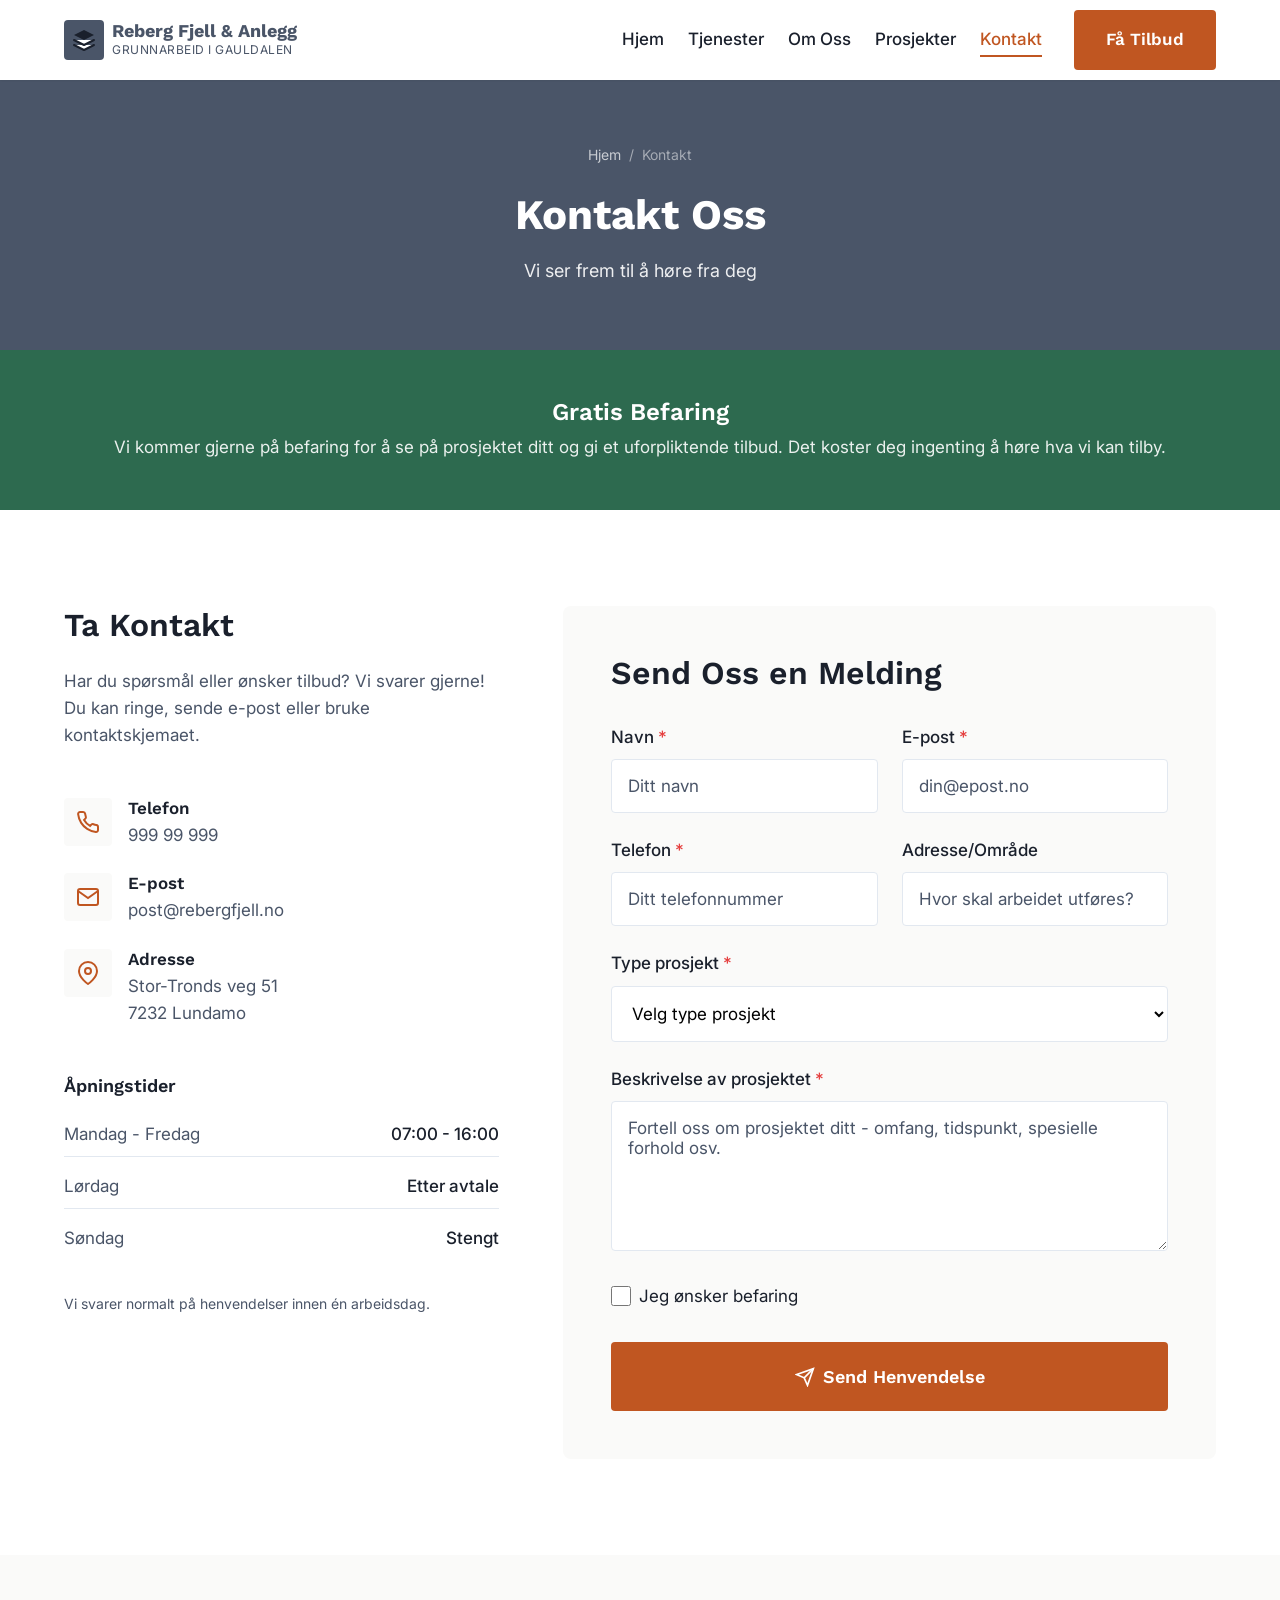
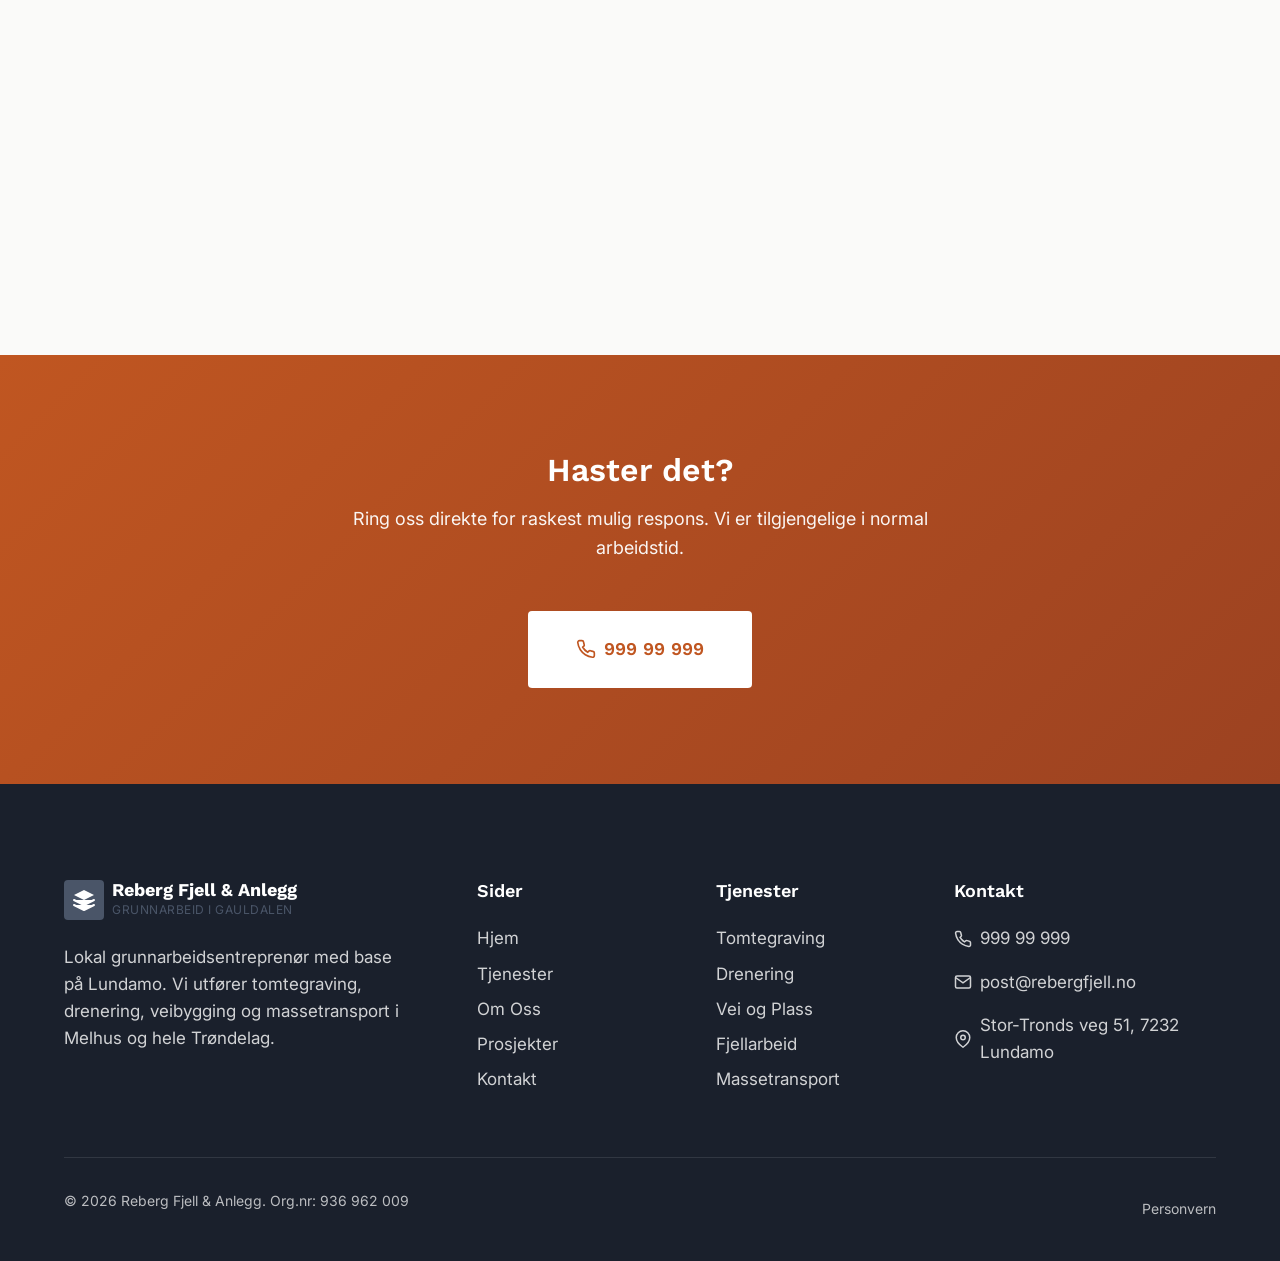
<file: kontakt.html>
<!DOCTYPE html>
<html lang="nb-NO">
<head>
    <meta charset="UTF-8">
    <meta name="viewport" content="width=device-width, initial-scale=1.0">
    <meta http-equiv="X-UA-Compatible" content="IE=edge">

    <!-- SEO Meta Tags -->
    <title>Kontakt Graveentreprenør Melhus | Gratis Tilbud | Reberg Fjell & Anlegg</title>
    <meta name="description" content="Kontakt oss for grunnarbeid i Gauldalen. Gratis befaring og uforpliktende tilbud. Ring eller send melding!">
    <meta name="keywords" content="kontakt graveentreprenør, grunnarbeid tilbud melhus, befaring graving, entreprenør kontakt gauldalen">
    <meta name="author" content="Reberg Fjell & Anlegg">
    <meta name="robots" content="index, follow">

    <!-- Open Graph -->
    <meta property="og:title" content="Kontakt Oss - Reberg Fjell & Anlegg">
    <meta property="og:description" content="Kontakt oss for grunnarbeid i Gauldalen. Gratis befaring og tilbud.">
    <meta property="og:type" content="website">
    <meta property="og:url" content="https://rebergfjell.no/kontakt">
    <meta property="og:locale" content="nb_NO">

    <!-- Favicon -->
    <link rel="icon" type="image/x-icon" href="favicon.ico">

    <!-- Google Fonts -->
    <link rel="preconnect" href="https://fonts.googleapis.com">
    <link rel="preconnect" href="https://fonts.gstatic.com" crossorigin>
    <link href="https://fonts.googleapis.com/css2?family=Inter:wght@400;500;600&family=Work+Sans:wght@500;600;700&display=swap" rel="stylesheet">

    <!-- Stylesheets -->
    <link rel="stylesheet" href="css/style.css">
    <link rel="stylesheet" href="css/responsive.css">
</head>
<body>
    <!-- Header -->
    <header class="header" id="header">
        <div class="container">
            <a href="index.html" class="logo">
                <div class="logo-icon">
                    <svg viewBox="0 0 24 24" fill="none" xmlns="http://www.w3.org/2000/svg">
                        <path d="M12 2L2 7L12 12L22 7L12 2Z" fill="currentColor"/>
                        <path d="M2 17L12 22L22 17" stroke="currentColor" stroke-width="2" stroke-linecap="round" stroke-linejoin="round"/>
                        <path d="M2 12L12 17L22 12" stroke="currentColor" stroke-width="2" stroke-linecap="round" stroke-linejoin="round"/>
                    </svg>
                </div>
                <div class="logo-text">
                    <span class="logo-name">Reberg Fjell & Anlegg</span>
                    <span class="logo-tagline">Grunnarbeid i Gauldalen</span>
                </div>
            </a>

            <nav class="nav" id="nav">
                <ul class="nav-list">
                    <li><a href="index.html" class="nav-link">Hjem</a></li>
                    <li><a href="tjenester.html" class="nav-link">Tjenester</a></li>
                    <li><a href="om-oss.html" class="nav-link">Om Oss</a></li>
                    <li><a href="prosjekter.html" class="nav-link">Prosjekter</a></li>
                    <li><a href="kontakt.html" class="nav-link active">Kontakt</a></li>
                </ul>
                <a href="kontakt.html" class="btn btn--primary nav-cta">Få Tilbud</a>
            </nav>

            <button class="menu-toggle" id="menuToggle" aria-label="Meny">
                <span></span>
                <span></span>
                <span></span>
            </button>
        </div>
    </header>

    <!-- Page Header -->
    <section class="page-header">
        <div class="container">
            <nav class="breadcrumb">
                <a href="index.html">Hjem</a>
                <span>/</span>
                <span>Kontakt</span>
            </nav>
            <h1>Kontakt Oss</h1>
            <p>Vi ser frem til å høre fra deg</p>
        </div>
    </section>

    <!-- Quote Banner -->
    <section class="quote-banner">
        <div class="container">
            <h3>Gratis Befaring</h3>
            <p>Vi kommer gjerne på befaring for å se på prosjektet ditt og gi et uforpliktende tilbud. Det koster deg ingenting å høre hva vi kan tilby.</p>
        </div>
    </section>

    <!-- Contact Section -->
    <section class="contact-section">
        <div class="container">
            <div class="contact-grid">
                <!-- Contact Info -->
                <div class="contact-info">
                    <h2>Ta Kontakt</h2>
                    <p>Har du spørsmål eller ønsker tilbud? Vi svarer gjerne! Du kan ringe, sende e-post eller bruke kontaktskjemaet.</p>

                    <div class="contact-details">
                        <div class="contact-item">
                            <div class="contact-item-icon">
                                <svg viewBox="0 0 24 24" fill="none" stroke="currentColor" stroke-width="2">
                                    <path d="M22 16.92v3a2 2 0 0 1-2.18 2 19.79 19.79 0 0 1-8.63-3.07 19.5 19.5 0 0 1-6-6 19.79 19.79 0 0 1-3.07-8.67A2 2 0 0 1 4.11 2h3a2 2 0 0 1 2 1.72 12.84 12.84 0 0 0 .7 2.81 2 2 0 0 1-.45 2.11L8.09 9.91a16 16 0 0 0 6 6l1.27-1.27a2 2 0 0 1 2.11-.45 12.84 12.84 0 0 0 2.81.7A2 2 0 0 1 22 16.92z"/>
                                </svg>
                            </div>
                            <div class="contact-item-content">
                                <h4>Telefon</h4>
                                <a href="tel:+4799999999">999 99 999</a>
                            </div>
                        </div>

                        <div class="contact-item">
                            <div class="contact-item-icon">
                                <svg viewBox="0 0 24 24" fill="none" stroke="currentColor" stroke-width="2">
                                    <path d="M4 4h16c1.1 0 2 .9 2 2v12c0 1.1-.9 2-2 2H4c-1.1 0-2-.9-2-2V6c0-1.1.9-2 2-2z"/>
                                    <polyline points="22,6 12,13 2,6"/>
                                </svg>
                            </div>
                            <div class="contact-item-content">
                                <h4>E-post</h4>
                                <a href="mailto:post@rebergfjell.no">post@rebergfjell.no</a>
                            </div>
                        </div>

                        <div class="contact-item">
                            <div class="contact-item-icon">
                                <svg viewBox="0 0 24 24" fill="none" stroke="currentColor" stroke-width="2">
                                    <path d="M21 10c0 7-9 13-9 13s-9-6-9-13a9 9 0 0 1 18 0z"/>
                                    <circle cx="12" cy="10" r="3"/>
                                </svg>
                            </div>
                            <div class="contact-item-content">
                                <h4>Adresse</h4>
                                <p>Stor-Tronds veg 51<br>7232 Lundamo</p>
                            </div>
                        </div>
                    </div>

                    <div class="contact-hours">
                        <h3>Åpningstider</h3>
                        <div class="hours-list">
                            <div class="hours-item">
                                <span>Mandag - Fredag</span>
                                <span>07:00 - 16:00</span>
                            </div>
                            <div class="hours-item">
                                <span>Lørdag</span>
                                <span>Etter avtale</span>
                            </div>
                            <div class="hours-item">
                                <span>Søndag</span>
                                <span>Stengt</span>
                            </div>
                        </div>
                        <p class="mt-2" style="font-size: var(--text-sm); color: var(--color-text-light);">Vi svarer normalt på henvendelser innen én arbeidsdag.</p>
                    </div>
                </div>

                <!-- Contact Form -->
                <div class="contact-form-wrapper">
                    <h2>Send Oss en Melding</h2>

                    <!-- Form Messages -->
                    <div id="formSuccess" class="form-message success">
                        <strong>Takk for din henvendelse!</strong><br>
                        Vi har mottatt meldingen din og tar kontakt så snart som mulig - normalt innen én arbeidsdag. Haster det? Ring oss direkte.
                    </div>

                    <div id="formError" class="form-message error">
                        <strong>Noe gikk galt.</strong><br>
                        Vennligst prøv igjen eller kontakt oss direkte på telefon.
                    </div>

                    <form id="contactForm" class="contact-form">
                        <div class="form-row">
                            <div class="form-group">
                                <label for="name">Navn <span class="required">*</span></label>
                                <input type="text" id="name" name="name" class="form-control" placeholder="Ditt navn" required>
                            </div>
                            <div class="form-group">
                                <label for="email">E-post <span class="required">*</span></label>
                                <input type="email" id="email" name="email" class="form-control" placeholder="din@epost.no" required>
                            </div>
                        </div>

                        <div class="form-row">
                            <div class="form-group">
                                <label for="phone">Telefon <span class="required">*</span></label>
                                <input type="tel" id="phone" name="phone" class="form-control" placeholder="Ditt telefonnummer" required>
                            </div>
                            <div class="form-group">
                                <label for="address">Adresse/Område</label>
                                <input type="text" id="address" name="address" class="form-control" placeholder="Hvor skal arbeidet utføres?">
                            </div>
                        </div>

                        <div class="form-group">
                            <label for="projectType">Type prosjekt <span class="required">*</span></label>
                            <select id="projectType" name="projectType" class="form-control" required>
                                <option value="">Velg type prosjekt</option>
                                <option value="tomtegraving">Tomtegraving</option>
                                <option value="drenering">Drenering/Grøftearbeid</option>
                                <option value="vei">Vei/Gårdsplass</option>
                                <option value="fjellarbeid">Fjellarbeid</option>
                                <option value="massetransport">Massetransport</option>
                                <option value="vedlikehold">Vedlikehold/Brøyting</option>
                                <option value="annet">Annet</option>
                            </select>
                        </div>

                        <div class="form-group">
                            <label for="description">Beskrivelse av prosjektet <span class="required">*</span></label>
                            <textarea id="description" name="description" class="form-control" placeholder="Fortell oss om prosjektet ditt - omfang, tidspunkt, spesielle forhold osv." required></textarea>
                        </div>

                        <div class="form-group">
                            <div class="checkbox-group">
                                <input type="checkbox" id="siteVisit" name="siteVisit">
                                <label for="siteVisit">Jeg ønsker befaring</label>
                            </div>
                        </div>

                        <div class="form-submit">
                            <button type="submit" class="btn btn--primary btn--large btn--full">
                                <svg viewBox="0 0 24 24" fill="none" stroke="currentColor" stroke-width="2" style="width:20px;height:20px;">
                                    <line x1="22" y1="2" x2="11" y2="13"/>
                                    <polygon points="22 2 15 22 11 13 2 9 22 2"/>
                                </svg>
                                Send Henvendelse
                            </button>
                        </div>
                    </form>
                </div>
            </div>
        </div>
    </section>

    <!-- Map Section -->
    <section class="map-section">
        <iframe
            src="https://www.google.com/maps/embed?pb=!1m18!1m12!1m3!1d14216.742858742858!2d10.3567!3d63.1892!2m3!1f0!2f0!3f0!3m2!1i1024!2i768!4f13.1!3m3!1m2!1s0x466d0e9b9c8b1b1b%3A0x1234567890abcdef!2s7232%20Lundamo!5e0!3m2!1sno!2sno!4v1234567890"
            width="100%"
            height="100%"
            style="border:0;"
            allowfullscreen=""
            loading="lazy"
            referrerpolicy="no-referrer-when-downgrade"
            title="Kart over Lundamo">
        </iframe>
    </section>

    <!-- CTA Section -->
    <section class="cta">
        <div class="container">
            <h2>Haster det?</h2>
            <p>Ring oss direkte for raskest mulig respons. Vi er tilgjengelige i normal arbeidstid.</p>
            <div class="cta-buttons">
                <a href="tel:+4799999999" class="btn btn--white btn--large">
                    <svg viewBox="0 0 24 24" fill="none" stroke="currentColor" stroke-width="2" style="width:20px;height:20px;">
                        <path d="M22 16.92v3a2 2 0 0 1-2.18 2 19.79 19.79 0 0 1-8.63-3.07 19.5 19.5 0 0 1-6-6 19.79 19.79 0 0 1-3.07-8.67A2 2 0 0 1 4.11 2h3a2 2 0 0 1 2 1.72 12.84 12.84 0 0 0 .7 2.81 2 2 0 0 1-.45 2.11L8.09 9.91a16 16 0 0 0 6 6l1.27-1.27a2 2 0 0 1 2.11-.45 12.84 12.84 0 0 0 2.81.7A2 2 0 0 1 22 16.92z"/>
                    </svg>
                    999 99 999
                </a>
            </div>
        </div>
    </section>

    <!-- Footer -->
    <footer class="footer">
        <div class="container">
            <div class="footer-grid">
                <div class="footer-brand">
                    <a href="index.html" class="logo">
                        <div class="logo-icon">
                            <svg viewBox="0 0 24 24" fill="none" xmlns="http://www.w3.org/2000/svg">
                                <path d="M12 2L2 7L12 12L22 7L12 2Z" fill="currentColor"/>
                                <path d="M2 17L12 22L22 17" stroke="currentColor" stroke-width="2" stroke-linecap="round" stroke-linejoin="round"/>
                                <path d="M2 12L12 17L22 12" stroke="currentColor" stroke-width="2" stroke-linecap="round" stroke-linejoin="round"/>
                            </svg>
                        </div>
                        <div class="logo-text">
                            <span class="logo-name">Reberg Fjell & Anlegg</span>
                            <span class="logo-tagline">Grunnarbeid i Gauldalen</span>
                        </div>
                    </a>
                    <p>Lokal grunnarbeidsentreprenør med base på Lundamo. Vi utfører tomtegraving, drenering, veibygging og massetransport i Melhus og hele Trøndelag.</p>
                </div>

                <div class="footer-nav">
                    <h4>Sider</h4>
                    <ul class="footer-links">
                        <li><a href="index.html">Hjem</a></li>
                        <li><a href="tjenester.html">Tjenester</a></li>
                        <li><a href="om-oss.html">Om Oss</a></li>
                        <li><a href="prosjekter.html">Prosjekter</a></li>
                        <li><a href="kontakt.html">Kontakt</a></li>
                    </ul>
                </div>

                <div class="footer-services">
                    <h4>Tjenester</h4>
                    <ul class="footer-links">
                        <li><a href="tjenester.html#tomtegraving">Tomtegraving</a></li>
                        <li><a href="tjenester.html#drenering">Drenering</a></li>
                        <li><a href="tjenester.html#vei">Vei og Plass</a></li>
                        <li><a href="tjenester.html#fjellarbeid">Fjellarbeid</a></li>
                        <li><a href="tjenester.html#massetransport">Massetransport</a></li>
                    </ul>
                </div>

                <div class="footer-contact-info">
                    <h4>Kontakt</h4>
                    <div class="footer-contact">
                        <div class="footer-contact-item">
                            <svg viewBox="0 0 24 24" fill="none" stroke="currentColor" stroke-width="2">
                                <path d="M22 16.92v3a2 2 0 0 1-2.18 2 19.79 19.79 0 0 1-8.63-3.07 19.5 19.5 0 0 1-6-6 19.79 19.79 0 0 1-3.07-8.67A2 2 0 0 1 4.11 2h3a2 2 0 0 1 2 1.72 12.84 12.84 0 0 0 .7 2.81 2 2 0 0 1-.45 2.11L8.09 9.91a16 16 0 0 0 6 6l1.27-1.27a2 2 0 0 1 2.11-.45 12.84 12.84 0 0 0 2.81.7A2 2 0 0 1 22 16.92z"/>
                            </svg>
                            <a href="tel:+4799999999">999 99 999</a>
                        </div>
                        <div class="footer-contact-item">
                            <svg viewBox="0 0 24 24" fill="none" stroke="currentColor" stroke-width="2">
                                <path d="M4 4h16c1.1 0 2 .9 2 2v12c0 1.1-.9 2-2 2H4c-1.1 0-2-.9-2-2V6c0-1.1.9-2 2-2z"/>
                                <polyline points="22,6 12,13 2,6"/>
                            </svg>
                            <a href="mailto:post@rebergfjell.no">post@rebergfjell.no</a>
                        </div>
                        <div class="footer-contact-item">
                            <svg viewBox="0 0 24 24" fill="none" stroke="currentColor" stroke-width="2">
                                <path d="M21 10c0 7-9 13-9 13s-9-6-9-13a9 9 0 0 1 18 0z"/>
                                <circle cx="12" cy="10" r="3"/>
                            </svg>
                            <span>Stor-Tronds veg 51, 7232 Lundamo</span>
                        </div>
                    </div>
                </div>
            </div>

            <div class="footer-bottom">
                <p>&copy; 2026 Reberg Fjell & Anlegg. Org.nr: 936 962 009</p>
                <div class="footer-legal">
                    <a href="#">Personvern</a>
                </div>
            </div>
        </div>
    </footer>

    <!-- JavaScript -->
    <script src="js/main.js"></script>
</body>
</html>
</file>
<file: css/style.css>
/* ============================================
   Reberg Fjell & Anlegg - Main Stylesheet
   Grunnarbeid i Gauldalen
   ============================================ */

/* CSS Custom Properties */
:root {
    /* Colors */
    --color-primary: #4A5568;        /* Fjellgrå */
    --color-primary-dark: #2D3748;
    --color-primary-light: #718096;
    --color-secondary: #C05621;      /* Jord/Terrakotta */
    --color-secondary-dark: #9C4221;
    --color-secondary-light: #DD6B20;
    --color-accent: #2D6A4F;         /* Skoggrønn */
    --color-accent-dark: #1B4332;
    --color-accent-light: #40916C;
    --color-light: #FAFAF9;          /* Varm hvit */
    --color-text: #1A202C;           /* Mørk grå */
    --color-text-light: #4A5568;
    --color-white: #FFFFFF;
    --color-border: #E2E8F0;
    --color-success: #38A169;
    --color-error: #E53E3E;

    /* Typography */
    --font-heading: 'Work Sans', -apple-system, BlinkMacSystemFont, sans-serif;
    --font-body: 'Inter', -apple-system, BlinkMacSystemFont, sans-serif;

    /* Font Sizes */
    --text-xs: 0.75rem;
    --text-sm: 0.875rem;
    --text-base: 1.0625rem;
    --text-lg: 1.125rem;
    --text-xl: 1.25rem;
    --text-2xl: 1.5rem;
    --text-3xl: 2rem;
    --text-4xl: 2.625rem;

    /* Spacing */
    --spacing-xs: 0.25rem;
    --spacing-sm: 0.5rem;
    --spacing-md: 1rem;
    --spacing-lg: 1.5rem;
    --spacing-xl: 2rem;
    --spacing-2xl: 3rem;
    --spacing-3xl: 4rem;
    --spacing-4xl: 6rem;

    /* Layout */
    --max-width: 1200px;
    --header-height: 80px;
    --border-radius: 4px;
    --border-radius-lg: 8px;

    /* Shadows */
    --shadow-sm: 0 1px 2px rgba(0, 0, 0, 0.05);
    --shadow-md: 0 4px 6px rgba(0, 0, 0, 0.07);
    --shadow-lg: 0 10px 15px rgba(0, 0, 0, 0.1);

    /* Transitions */
    --transition-fast: 150ms ease;
    --transition-base: 250ms ease;
    --transition-slow: 350ms ease;
}

/* Reset & Base Styles */
*,
*::before,
*::after {
    box-sizing: border-box;
    margin: 0;
    padding: 0;
}

html {
    scroll-behavior: smooth;
    -webkit-font-smoothing: antialiased;
    -moz-osx-font-smoothing: grayscale;
}

body {
    font-family: var(--font-body);
    font-size: var(--text-base);
    line-height: 1.6;
    color: var(--color-text);
    background-color: var(--color-white);
}

img {
    max-width: 100%;
    height: auto;
    display: block;
}

a {
    color: inherit;
    text-decoration: none;
}

ul, ol {
    list-style: none;
}

button {
    font-family: inherit;
    cursor: pointer;
    border: none;
    background: none;
}

input, textarea, select {
    font-family: inherit;
    font-size: inherit;
}

/* Typography */
h1, h2, h3, h4, h5, h6 {
    font-family: var(--font-heading);
    font-weight: 600;
    line-height: 1.2;
    color: var(--color-text);
}

h1 {
    font-size: var(--text-4xl);
    font-weight: 700;
}

h2 {
    font-size: var(--text-3xl);
}

h3 {
    font-size: var(--text-2xl);
}

h4 {
    font-size: var(--text-xl);
}

p {
    margin-bottom: var(--spacing-md);
}

p:last-child {
    margin-bottom: 0;
}

/* Container */
.container {
    width: 100%;
    max-width: var(--max-width);
    margin: 0 auto;
    padding: 0 var(--spacing-lg);
}

/* Section */
.section {
    padding: var(--spacing-4xl) 0;
}

.section--gray {
    background-color: var(--color-light);
}

.section--dark {
    background-color: var(--color-primary);
    color: var(--color-white);
}

.section--dark h2,
.section--dark h3 {
    color: var(--color-white);
}

.section-header {
    text-align: center;
    margin-bottom: var(--spacing-3xl);
}

.section-header h2 {
    margin-bottom: var(--spacing-md);
}

.section-header p {
    font-size: var(--text-lg);
    color: var(--color-text-light);
    max-width: 600px;
    margin: 0 auto;
}

/* ============================================
   Header & Navigation
   ============================================ */
.header {
    position: fixed;
    top: 0;
    left: 0;
    right: 0;
    height: var(--header-height);
    background-color: var(--color-white);
    box-shadow: var(--shadow-sm);
    z-index: 1000;
    transition: box-shadow var(--transition-base);
}

.header.scrolled {
    box-shadow: var(--shadow-md);
}

.header .container {
    display: flex;
    align-items: center;
    justify-content: space-between;
    height: 100%;
}

.logo {
    display: flex;
    align-items: center;
    gap: var(--spacing-sm);
}

.logo-icon {
    width: 40px;
    height: 40px;
    background-color: var(--color-primary);
    border-radius: var(--border-radius);
    display: flex;
    align-items: center;
    justify-content: center;
}

.logo-icon svg {
    width: 24px;
    height: 24px;
    fill: var(--color-white);
}

.logo-text {
    display: flex;
    flex-direction: column;
}

.logo-name {
    font-family: var(--font-heading);
    font-weight: 700;
    font-size: var(--text-lg);
    color: var(--color-primary);
    line-height: 1.1;
}

.logo-tagline {
    font-size: var(--text-xs);
    color: var(--color-text-light);
    text-transform: uppercase;
    letter-spacing: 0.5px;
}

.nav {
    display: flex;
    align-items: center;
    gap: var(--spacing-xl);
}

.nav-list {
    display: flex;
    gap: var(--spacing-lg);
}

.nav-link {
    font-weight: 500;
    color: var(--color-text);
    padding: var(--spacing-sm) 0;
    position: relative;
    transition: color var(--transition-fast);
}

.nav-link::after {
    content: '';
    position: absolute;
    bottom: 0;
    left: 0;
    width: 0;
    height: 2px;
    background-color: var(--color-secondary);
    transition: width var(--transition-base);
}

.nav-link:hover,
.nav-link.active {
    color: var(--color-secondary);
}

.nav-link:hover::after,
.nav-link.active::after {
    width: 100%;
}

.nav-cta {
    display: none;
}

/* Mobile Menu Toggle */
.menu-toggle {
    display: none;
    flex-direction: column;
    gap: 5px;
    padding: var(--spacing-sm);
    cursor: pointer;
}

.menu-toggle span {
    width: 24px;
    height: 2px;
    background-color: var(--color-text);
    transition: var(--transition-base);
}

.menu-toggle.active span:nth-child(1) {
    transform: rotate(45deg) translate(5px, 5px);
}

.menu-toggle.active span:nth-child(2) {
    opacity: 0;
}

.menu-toggle.active span:nth-child(3) {
    transform: rotate(-45deg) translate(5px, -5px);
}

/* ============================================
   Buttons
   ============================================ */
.btn {
    display: inline-flex;
    align-items: center;
    justify-content: center;
    gap: var(--spacing-sm);
    padding: var(--spacing-md) var(--spacing-xl);
    font-family: var(--font-heading);
    font-weight: 600;
    font-size: var(--text-base);
    border-radius: var(--border-radius);
    transition: all var(--transition-fast);
    cursor: pointer;
    text-align: center;
}

.btn--primary {
    background-color: var(--color-secondary);
    color: var(--color-white);
}

.btn--primary:hover {
    background-color: var(--color-secondary-dark);
    transform: translateY(-2px);
    box-shadow: var(--shadow-md);
}

.btn--secondary {
    background-color: transparent;
    color: var(--color-primary);
    border: 2px solid var(--color-primary);
}

.btn--secondary:hover {
    background-color: var(--color-primary);
    color: var(--color-white);
}

.btn--white {
    background-color: var(--color-white);
    color: var(--color-secondary);
}

.btn--white:hover {
    background-color: var(--color-light);
    transform: translateY(-2px);
}

.btn--outline-white {
    background-color: transparent;
    color: var(--color-white);
    border: 2px solid var(--color-white);
}

.btn--outline-white:hover {
    background-color: var(--color-white);
    color: var(--color-secondary);
}

.btn--large {
    padding: var(--spacing-lg) var(--spacing-2xl);
    font-size: var(--text-lg);
}

.btn--small {
    padding: var(--spacing-sm) var(--spacing-lg);
    font-size: var(--text-sm);
}

.btn--full {
    width: 100%;
}

/* ============================================
   Hero Section
   ============================================ */
.hero {
    position: relative;
    min-height: 100vh;
    display: flex;
    align-items: center;
    padding-top: var(--header-height);
    background-color: var(--color-primary);
    overflow: hidden;
}

.hero-bg {
    position: absolute;
    inset: 0;
    z-index: 0;
}

.hero-bg img {
    width: 100%;
    height: 100%;
    object-fit: cover;
    opacity: 0.4;
}

.hero-overlay {
    position: absolute;
    inset: 0;
    background: linear-gradient(135deg, rgba(45, 55, 72, 0.9) 0%, rgba(74, 85, 104, 0.7) 100%);
}

.hero .container {
    position: relative;
    z-index: 1;
}

.hero-content {
    max-width: 700px;
    color: var(--color-white);
}

.hero-badge {
    display: inline-flex;
    align-items: center;
    gap: var(--spacing-sm);
    padding: var(--spacing-sm) var(--spacing-md);
    background-color: rgba(255, 255, 255, 0.15);
    border-radius: 50px;
    font-size: var(--text-sm);
    font-weight: 500;
    margin-bottom: var(--spacing-lg);
}

.hero-badge svg {
    width: 16px;
    height: 16px;
}

.hero h1 {
    color: var(--color-white);
    margin-bottom: var(--spacing-lg);
    font-size: clamp(2.5rem, 5vw, 3.5rem);
}

.hero-subtitle {
    font-size: var(--text-xl);
    opacity: 0.9;
    margin-bottom: var(--spacing-2xl);
    line-height: 1.5;
}

.hero-buttons {
    display: flex;
    flex-wrap: wrap;
    gap: var(--spacing-md);
}

.hero-contact {
    display: flex;
    flex-wrap: wrap;
    gap: var(--spacing-xl);
    margin-top: var(--spacing-3xl);
    padding-top: var(--spacing-2xl);
    border-top: 1px solid rgba(255, 255, 255, 0.2);
}

.hero-contact-item {
    display: flex;
    align-items: center;
    gap: var(--spacing-md);
}

.hero-contact-icon {
    width: 48px;
    height: 48px;
    background-color: rgba(255, 255, 255, 0.15);
    border-radius: var(--border-radius);
    display: flex;
    align-items: center;
    justify-content: center;
}

.hero-contact-icon svg {
    width: 24px;
    height: 24px;
    stroke: var(--color-white);
}

.hero-contact-text {
    display: flex;
    flex-direction: column;
}

.hero-contact-label {
    font-size: var(--text-sm);
    opacity: 0.7;
}

.hero-contact-value {
    font-weight: 600;
    font-size: var(--text-lg);
}

.hero-contact-value a:hover {
    text-decoration: underline;
}

/* ============================================
   Quick Contact Bar
   ============================================ */
.quick-contact {
    background-color: var(--color-secondary);
    color: var(--color-white);
    padding: var(--spacing-md) 0;
}

.quick-contact .container {
    display: flex;
    justify-content: center;
    flex-wrap: wrap;
    gap: var(--spacing-xl);
}

.quick-contact-item {
    display: flex;
    align-items: center;
    gap: var(--spacing-sm);
    font-weight: 500;
}

.quick-contact-item svg {
    width: 20px;
    height: 20px;
}

.quick-contact-item a:hover {
    text-decoration: underline;
}

/* ============================================
   Introduction Section
   ============================================ */
.intro {
    padding: var(--spacing-4xl) 0;
}

.intro-grid {
    display: grid;
    grid-template-columns: 1fr 1fr;
    gap: var(--spacing-3xl);
    align-items: center;
}

.intro-content h2 {
    margin-bottom: var(--spacing-lg);
}

.intro-content p {
    color: var(--color-text-light);
    margin-bottom: var(--spacing-md);
}

.intro-content .btn {
    margin-top: var(--spacing-lg);
}

.intro-image {
    position: relative;
}

.intro-image img {
    border-radius: var(--border-radius-lg);
    box-shadow: var(--shadow-lg);
}

.intro-badge {
    position: absolute;
    bottom: -20px;
    right: -20px;
    background-color: var(--color-secondary);
    color: var(--color-white);
    padding: var(--spacing-lg);
    border-radius: var(--border-radius-lg);
    text-align: center;
    box-shadow: var(--shadow-lg);
}

.intro-badge-number {
    font-family: var(--font-heading);
    font-size: var(--text-3xl);
    font-weight: 700;
    line-height: 1;
}

.intro-badge-text {
    font-size: var(--text-sm);
    margin-top: var(--spacing-xs);
}

/* ============================================
   Services Section
   ============================================ */
.services-grid {
    display: grid;
    grid-template-columns: repeat(3, 1fr);
    gap: var(--spacing-xl);
}

.service-card {
    background-color: var(--color-white);
    padding: var(--spacing-2xl);
    border-radius: var(--border-radius-lg);
    box-shadow: var(--shadow-sm);
    transition: all var(--transition-base);
    border: 1px solid var(--color-border);
}

.service-card:hover {
    transform: translateY(-5px);
    box-shadow: var(--shadow-lg);
    border-color: var(--color-secondary);
}

.service-icon {
    width: 64px;
    height: 64px;
    background-color: var(--color-light);
    border-radius: var(--border-radius-lg);
    display: flex;
    align-items: center;
    justify-content: center;
    margin-bottom: var(--spacing-lg);
    transition: all var(--transition-base);
}

.service-card:hover .service-icon {
    background-color: var(--color-secondary);
}

.service-icon svg {
    width: 32px;
    height: 32px;
    stroke: var(--color-secondary);
    transition: stroke var(--transition-base);
}

.service-card:hover .service-icon svg {
    stroke: var(--color-white);
}

.service-card h3 {
    margin-bottom: var(--spacing-md);
    font-size: var(--text-xl);
}

.service-card p {
    color: var(--color-text-light);
    font-size: var(--text-base);
}

.service-card .btn {
    margin-top: var(--spacing-lg);
}

/* ============================================
   Why Choose Us Section
   ============================================ */
.why-us {
    background-color: var(--color-light);
}

.why-us-grid {
    display: grid;
    grid-template-columns: repeat(3, 1fr);
    gap: var(--spacing-xl);
}

.why-us-item {
    display: flex;
    gap: var(--spacing-lg);
}

.why-us-icon {
    flex-shrink: 0;
    width: 48px;
    height: 48px;
    background-color: var(--color-accent);
    border-radius: 50%;
    display: flex;
    align-items: center;
    justify-content: center;
}

.why-us-icon svg {
    width: 24px;
    height: 24px;
    stroke: var(--color-white);
}

.why-us-content h3 {
    font-size: var(--text-lg);
    margin-bottom: var(--spacing-sm);
}

.why-us-content p {
    color: var(--color-text-light);
    font-size: var(--text-base);
}

/* ============================================
   Coverage Area Section
   ============================================ */
.coverage {
    background-color: var(--color-primary);
    color: var(--color-white);
}

.coverage-grid {
    display: grid;
    grid-template-columns: 1fr 1fr;
    gap: var(--spacing-3xl);
    align-items: center;
}

.coverage-content h2 {
    color: var(--color-white);
    margin-bottom: var(--spacing-lg);
}

.coverage-content p {
    opacity: 0.9;
    margin-bottom: var(--spacing-xl);
}

.coverage-list {
    display: grid;
    grid-template-columns: 1fr 1fr;
    gap: var(--spacing-md);
}

.coverage-item {
    display: flex;
    align-items: center;
    gap: var(--spacing-sm);
}

.coverage-item svg {
    width: 20px;
    height: 20px;
    stroke: var(--color-secondary-light);
}

.coverage-map {
    background-color: rgba(255, 255, 255, 0.1);
    border-radius: var(--border-radius-lg);
    padding: var(--spacing-xl);
    text-align: center;
}

.coverage-map img {
    border-radius: var(--border-radius);
}

/* ============================================
   CTA Section
   ============================================ */
.cta {
    background: linear-gradient(135deg, var(--color-secondary) 0%, var(--color-secondary-dark) 100%);
    color: var(--color-white);
    text-align: center;
    padding: var(--spacing-4xl) 0;
}

.cta h2 {
    color: var(--color-white);
    margin-bottom: var(--spacing-md);
}

.cta p {
    font-size: var(--text-lg);
    opacity: 0.95;
    max-width: 600px;
    margin: 0 auto var(--spacing-2xl);
}

.cta-buttons {
    display: flex;
    justify-content: center;
    flex-wrap: wrap;
    gap: var(--spacing-md);
}

/* ============================================
   Services Page - Detailed
   ============================================ */
.service-detail {
    padding: var(--spacing-3xl) 0;
    border-bottom: 1px solid var(--color-border);
}

.service-detail:last-child {
    border-bottom: none;
}

.service-detail-grid {
    display: grid;
    grid-template-columns: 1fr 1fr;
    gap: var(--spacing-3xl);
    align-items: center;
}

.service-detail:nth-child(even) .service-detail-grid {
    direction: rtl;
}

.service-detail:nth-child(even) .service-detail-grid > * {
    direction: ltr;
}

.service-detail-content h2 {
    margin-bottom: var(--spacing-lg);
}

.service-detail-content > p {
    color: var(--color-text-light);
    margin-bottom: var(--spacing-lg);
}

.service-list {
    margin-bottom: var(--spacing-xl);
}

.service-list li {
    display: flex;
    align-items: flex-start;
    gap: var(--spacing-sm);
    margin-bottom: var(--spacing-sm);
}

.service-list li svg {
    width: 20px;
    height: 20px;
    stroke: var(--color-accent);
    flex-shrink: 0;
    margin-top: 2px;
}

.service-detail-image img {
    border-radius: var(--border-radius-lg);
    box-shadow: var(--shadow-lg);
}

/* Price Info */
.price-section {
    background-color: var(--color-light);
}

.price-grid {
    display: grid;
    grid-template-columns: repeat(3, 1fr);
    gap: var(--spacing-xl);
}

.price-card {
    background-color: var(--color-white);
    padding: var(--spacing-2xl);
    border-radius: var(--border-radius-lg);
    text-align: center;
    box-shadow: var(--shadow-sm);
    border: 1px solid var(--color-border);
}

.price-card h3 {
    margin-bottom: var(--spacing-md);
}

.price-amount {
    font-family: var(--font-heading);
    font-size: var(--text-3xl);
    font-weight: 700;
    color: var(--color-secondary);
    margin-bottom: var(--spacing-sm);
}

.price-unit {
    font-size: var(--text-sm);
    color: var(--color-text-light);
}

.price-note {
    text-align: center;
    margin-top: var(--spacing-xl);
    color: var(--color-text-light);
    font-style: italic;
}

/* ============================================
   About Page
   ============================================ */
.about-intro {
    padding: var(--spacing-4xl) 0;
}

.about-grid {
    display: grid;
    grid-template-columns: 1fr 1fr;
    gap: var(--spacing-3xl);
    align-items: center;
}

.about-content h2 {
    margin-bottom: var(--spacing-lg);
}

.about-content p {
    color: var(--color-text-light);
    margin-bottom: var(--spacing-md);
}

.about-image img {
    border-radius: var(--border-radius-lg);
    box-shadow: var(--shadow-lg);
}

/* Values */
.values-grid {
    display: grid;
    grid-template-columns: repeat(2, 1fr);
    gap: var(--spacing-xl);
}

.value-card {
    background-color: var(--color-white);
    padding: var(--spacing-2xl);
    border-radius: var(--border-radius-lg);
    box-shadow: var(--shadow-sm);
    border-left: 4px solid var(--color-secondary);
}

.value-card h3 {
    color: var(--color-secondary);
    margin-bottom: var(--spacing-md);
    text-transform: uppercase;
    font-size: var(--text-lg);
    letter-spacing: 0.5px;
}

.value-card p {
    color: var(--color-text-light);
}

/* Coverage Detail */
.coverage-detail {
    background-color: var(--color-white);
}

.coverage-detail-grid {
    display: grid;
    grid-template-columns: 1fr 1fr;
    gap: var(--spacing-3xl);
}

.coverage-area h3 {
    margin-bottom: var(--spacing-lg);
    color: var(--color-secondary);
}

.coverage-area ul {
    display: grid;
    gap: var(--spacing-sm);
}

.coverage-area li {
    display: flex;
    align-items: center;
    gap: var(--spacing-sm);
}

.coverage-area li svg {
    width: 16px;
    height: 16px;
    stroke: var(--color-accent);
}

/* ============================================
   Projects Page
   ============================================ */
.projects-intro {
    text-align: center;
    padding: var(--spacing-3xl) 0 var(--spacing-xl);
}

.projects-intro p {
    max-width: 700px;
    margin: 0 auto;
    color: var(--color-text-light);
}

.projects-filter {
    display: flex;
    justify-content: center;
    flex-wrap: wrap;
    gap: var(--spacing-sm);
    margin-bottom: var(--spacing-3xl);
}

.filter-btn {
    padding: var(--spacing-sm) var(--spacing-lg);
    border-radius: 50px;
    font-weight: 500;
    color: var(--color-text-light);
    background-color: var(--color-light);
    transition: all var(--transition-fast);
}

.filter-btn:hover,
.filter-btn.active {
    background-color: var(--color-secondary);
    color: var(--color-white);
}

.projects-grid {
    display: grid;
    grid-template-columns: repeat(3, 1fr);
    gap: var(--spacing-xl);
}

.project-card {
    position: relative;
    border-radius: var(--border-radius-lg);
    overflow: hidden;
    box-shadow: var(--shadow-md);
    aspect-ratio: 4/3;
}

.project-card img {
    width: 100%;
    height: 100%;
    object-fit: cover;
    transition: transform var(--transition-slow);
}

.project-card:hover img {
    transform: scale(1.05);
}

.project-overlay {
    position: absolute;
    inset: 0;
    background: linear-gradient(to top, rgba(0, 0, 0, 0.8) 0%, transparent 60%);
    display: flex;
    flex-direction: column;
    justify-content: flex-end;
    padding: var(--spacing-xl);
    opacity: 0;
    transition: opacity var(--transition-base);
}

.project-card:hover .project-overlay {
    opacity: 1;
}

.project-overlay h3 {
    color: var(--color-white);
    font-size: var(--text-lg);
    margin-bottom: var(--spacing-xs);
}

.project-overlay p {
    color: rgba(255, 255, 255, 0.8);
    font-size: var(--text-sm);
}

.projects-placeholder {
    grid-column: 1 / -1;
    text-align: center;
    padding: var(--spacing-4xl) 0;
    background-color: var(--color-light);
    border-radius: var(--border-radius-lg);
}

.projects-placeholder svg {
    width: 64px;
    height: 64px;
    stroke: var(--color-text-light);
    margin-bottom: var(--spacing-lg);
}

.projects-placeholder h3 {
    margin-bottom: var(--spacing-md);
}

.projects-placeholder p {
    color: var(--color-text-light);
    max-width: 500px;
    margin: 0 auto;
}

/* ============================================
   Contact Page
   ============================================ */
.contact-section {
    padding: var(--spacing-4xl) 0;
}

.contact-grid {
    display: grid;
    grid-template-columns: 1fr 1.5fr;
    gap: var(--spacing-3xl);
}

.contact-info h2 {
    margin-bottom: var(--spacing-lg);
}

.contact-info > p {
    color: var(--color-text-light);
    margin-bottom: var(--spacing-2xl);
}

.contact-details {
    display: flex;
    flex-direction: column;
    gap: var(--spacing-lg);
    margin-bottom: var(--spacing-2xl);
}

.contact-item {
    display: flex;
    align-items: flex-start;
    gap: var(--spacing-md);
}

.contact-item-icon {
    width: 48px;
    height: 48px;
    background-color: var(--color-light);
    border-radius: var(--border-radius);
    display: flex;
    align-items: center;
    justify-content: center;
    flex-shrink: 0;
}

.contact-item-icon svg {
    width: 24px;
    height: 24px;
    stroke: var(--color-secondary);
}

.contact-item-content h4 {
    font-size: var(--text-base);
    margin-bottom: var(--spacing-xs);
}

.contact-item-content p,
.contact-item-content a {
    color: var(--color-text-light);
}

.contact-item-content a:hover {
    color: var(--color-secondary);
}

.contact-hours h3 {
    font-size: var(--text-lg);
    margin-bottom: var(--spacing-md);
}

.hours-list {
    display: flex;
    flex-direction: column;
    gap: var(--spacing-sm);
}

.hours-item {
    display: flex;
    justify-content: space-between;
    padding: var(--spacing-sm) 0;
    border-bottom: 1px solid var(--color-border);
}

.hours-item:last-child {
    border-bottom: none;
}

.hours-item span:first-child {
    color: var(--color-text-light);
}

.hours-item span:last-child {
    font-weight: 500;
}

/* Contact Form */
.contact-form-wrapper {
    background-color: var(--color-light);
    padding: var(--spacing-2xl);
    border-radius: var(--border-radius-lg);
}

.contact-form-wrapper h2 {
    margin-bottom: var(--spacing-xl);
}

.form-row {
    display: grid;
    grid-template-columns: 1fr 1fr;
    gap: var(--spacing-lg);
}

.form-group {
    margin-bottom: var(--spacing-lg);
}

.form-group label {
    display: block;
    font-weight: 500;
    margin-bottom: var(--spacing-sm);
    color: var(--color-text);
}

.form-group label .required {
    color: var(--color-error);
}

.form-control {
    width: 100%;
    padding: var(--spacing-md);
    border: 1px solid var(--color-border);
    border-radius: var(--border-radius);
    background-color: var(--color-white);
    transition: border-color var(--transition-fast), box-shadow var(--transition-fast);
}

.form-control:focus {
    outline: none;
    border-color: var(--color-secondary);
    box-shadow: 0 0 0 3px rgba(192, 86, 33, 0.1);
}

.form-control::placeholder {
    color: var(--color-text-light);
}

textarea.form-control {
    min-height: 150px;
    resize: vertical;
}

select.form-control {
    cursor: pointer;
}

.checkbox-group {
    display: flex;
    align-items: center;
    gap: var(--spacing-sm);
}

.checkbox-group input[type="checkbox"] {
    width: 20px;
    height: 20px;
    accent-color: var(--color-secondary);
}

.checkbox-group label {
    margin-bottom: 0;
    font-weight: 400;
}

.form-submit {
    margin-top: var(--spacing-xl);
}

/* Form Messages */
.form-message {
    padding: var(--spacing-lg);
    border-radius: var(--border-radius);
    margin-bottom: var(--spacing-lg);
    display: none;
}

.form-message.show {
    display: block;
}

.form-message.success {
    background-color: #d4edda;
    color: #155724;
    border: 1px solid #c3e6cb;
}

.form-message.error {
    background-color: #f8d7da;
    color: #721c24;
    border: 1px solid #f5c6cb;
}

/* Map Section */
.map-section {
    height: 400px;
    background-color: var(--color-light);
}

.map-section iframe {
    width: 100%;
    height: 100%;
    border: none;
}

/* Free Quote Banner */
.quote-banner {
    background-color: var(--color-accent);
    color: var(--color-white);
    text-align: center;
    padding: var(--spacing-2xl) 0;
}

.quote-banner h3 {
    color: var(--color-white);
    margin-bottom: var(--spacing-sm);
}

.quote-banner p {
    opacity: 0.9;
}

/* ============================================
   Page Headers
   ============================================ */
.page-header {
    background-color: var(--color-primary);
    color: var(--color-white);
    padding: calc(var(--header-height) + var(--spacing-3xl)) 0 var(--spacing-3xl);
    text-align: center;
}

.page-header h1 {
    color: var(--color-white);
    margin-bottom: var(--spacing-md);
}

.page-header p {
    font-size: var(--text-lg);
    opacity: 0.9;
    max-width: 600px;
    margin: 0 auto;
}

/* Breadcrumb */
.breadcrumb {
    display: flex;
    justify-content: center;
    gap: var(--spacing-sm);
    margin-bottom: var(--spacing-lg);
    font-size: var(--text-sm);
}

.breadcrumb a {
    opacity: 0.7;
    transition: opacity var(--transition-fast);
}

.breadcrumb a:hover {
    opacity: 1;
}

.breadcrumb span {
    opacity: 0.5;
}

/* ============================================
   Footer
   ============================================ */
.footer {
    background-color: var(--color-text);
    color: var(--color-white);
    padding: var(--spacing-4xl) 0 0;
}

.footer-grid {
    display: grid;
    grid-template-columns: 2fr 1fr 1fr 1.5fr;
    gap: var(--spacing-3xl);
    padding-bottom: var(--spacing-3xl);
    border-bottom: 1px solid rgba(255, 255, 255, 0.1);
}

.footer-brand p {
    opacity: 0.8;
    margin-top: var(--spacing-lg);
    margin-bottom: var(--spacing-lg);
}

.footer-brand .logo-name {
    color: var(--color-white);
}

.footer h4 {
    color: var(--color-white);
    font-size: var(--text-lg);
    margin-bottom: var(--spacing-lg);
}

.footer-links {
    display: flex;
    flex-direction: column;
    gap: var(--spacing-sm);
}

.footer-links a {
    opacity: 0.8;
    transition: opacity var(--transition-fast);
}

.footer-links a:hover {
    opacity: 1;
    color: var(--color-secondary-light);
}

.footer-contact {
    display: flex;
    flex-direction: column;
    gap: var(--spacing-md);
}

.footer-contact-item {
    display: flex;
    align-items: center;
    gap: var(--spacing-sm);
    opacity: 0.8;
}

.footer-contact-item svg {
    width: 18px;
    height: 18px;
    flex-shrink: 0;
}

.footer-contact-item a:hover {
    opacity: 1;
    color: var(--color-secondary-light);
}

.footer-bottom {
    padding: var(--spacing-xl) 0;
    display: flex;
    justify-content: space-between;
    align-items: center;
    font-size: var(--text-sm);
    opacity: 0.7;
}

.footer-legal {
    display: flex;
    gap: var(--spacing-lg);
}

.footer-legal a:hover {
    opacity: 1;
}

/* ============================================
   Utility Classes
   ============================================ */
.text-center {
    text-align: center;
}

.text-left {
    text-align: left;
}

.text-right {
    text-align: right;
}

.mt-1 { margin-top: var(--spacing-md); }
.mt-2 { margin-top: var(--spacing-xl); }
.mt-3 { margin-top: var(--spacing-2xl); }
.mt-4 { margin-top: var(--spacing-3xl); }

.mb-1 { margin-bottom: var(--spacing-md); }
.mb-2 { margin-bottom: var(--spacing-xl); }
.mb-3 { margin-bottom: var(--spacing-2xl); }
.mb-4 { margin-bottom: var(--spacing-3xl); }

.sr-only {
    position: absolute;
    width: 1px;
    height: 1px;
    padding: 0;
    margin: -1px;
    overflow: hidden;
    clip: rect(0, 0, 0, 0);
    white-space: nowrap;
    border: 0;
}

/* Animations */
@keyframes fadeIn {
    from { opacity: 0; }
    to { opacity: 1; }
}

@keyframes slideUp {
    from {
        opacity: 0;
        transform: translateY(20px);
    }
    to {
        opacity: 1;
        transform: translateY(0);
    }
}

.fade-in {
    animation: fadeIn 0.5s ease forwards;
}

.slide-up {
    animation: slideUp 0.5s ease forwards;
}
</file>
<file: css/responsive.css>
/* ============================================
   Reberg Fjell & Anlegg - Responsive Styles
   Mobile-first responsive breakpoints
   ============================================ */

/* Large Desktop (1200px+) */
@media (min-width: 1200px) {
    .nav-cta {
        display: inline-flex;
    }
}

/* Desktop (1024px+) */
@media (min-width: 1024px) {
    .hero-content {
        max-width: 650px;
    }
}

/* Tablet and below (max 1023px) */
@media (max-width: 1023px) {
    :root {
        --text-4xl: 2.25rem;
        --text-3xl: 1.75rem;
    }

    .services-grid {
        grid-template-columns: repeat(2, 1fr);
    }

    .why-us-grid {
        grid-template-columns: repeat(2, 1fr);
    }

    .price-grid {
        grid-template-columns: repeat(2, 1fr);
    }

    .projects-grid {
        grid-template-columns: repeat(2, 1fr);
    }

    .footer-grid {
        grid-template-columns: repeat(2, 1fr);
    }

    .intro-badge {
        right: 20px;
    }
}

/* Tablet (768px - 1023px) */
@media (min-width: 768px) and (max-width: 1023px) {
    .hero-contact {
        gap: var(--spacing-lg);
    }

    .intro-grid,
    .about-grid,
    .coverage-grid,
    .contact-grid,
    .service-detail-grid,
    .coverage-detail-grid {
        gap: var(--spacing-2xl);
    }
}

/* Mobile and Tablet (max 767px) */
@media (max-width: 767px) {
    :root {
        --text-4xl: 2rem;
        --text-3xl: 1.5rem;
        --text-2xl: 1.25rem;
        --spacing-4xl: 4rem;
        --spacing-3xl: 3rem;
    }

    .container {
        padding: 0 var(--spacing-md);
    }

    /* Header */
    .header {
        height: 70px;
    }

    .nav {
        position: fixed;
        top: 70px;
        left: 0;
        right: 0;
        bottom: 0;
        background-color: var(--color-white);
        flex-direction: column;
        padding: var(--spacing-2xl);
        transform: translateX(100%);
        transition: transform var(--transition-base);
        z-index: 999;
    }

    .nav.active {
        transform: translateX(0);
    }

    .nav-list {
        flex-direction: column;
        gap: var(--spacing-lg);
        width: 100%;
    }

    .nav-link {
        font-size: var(--text-lg);
        padding: var(--spacing-md) 0;
        display: block;
        border-bottom: 1px solid var(--color-border);
    }

    .nav-link::after {
        display: none;
    }

    .menu-toggle {
        display: flex;
    }

    /* Hero */
    .hero {
        min-height: auto;
        padding: calc(70px + var(--spacing-3xl)) 0 var(--spacing-3xl);
    }

    .hero h1 {
        font-size: clamp(1.75rem, 6vw, 2.5rem);
    }

    .hero-subtitle {
        font-size: var(--text-base);
    }

    .hero-buttons {
        flex-direction: column;
    }

    .hero-buttons .btn {
        width: 100%;
    }

    .hero-contact {
        flex-direction: column;
        gap: var(--spacing-lg);
        margin-top: var(--spacing-2xl);
        padding-top: var(--spacing-xl);
    }

    /* Quick Contact */
    .quick-contact .container {
        flex-direction: column;
        gap: var(--spacing-md);
    }

    /* Grids */
    .intro-grid,
    .about-grid,
    .coverage-grid,
    .contact-grid,
    .service-detail-grid,
    .coverage-detail-grid {
        grid-template-columns: 1fr;
        gap: var(--spacing-2xl);
    }

    .service-detail:nth-child(even) .service-detail-grid {
        direction: ltr;
    }

    .services-grid,
    .why-us-grid,
    .price-grid,
    .projects-grid,
    .values-grid {
        grid-template-columns: 1fr;
    }

    .coverage-list {
        grid-template-columns: 1fr;
    }

    /* Intro */
    .intro-image {
        order: -1;
    }

    .intro-badge {
        position: relative;
        bottom: auto;
        right: auto;
        display: inline-block;
        margin-top: var(--spacing-lg);
    }

    /* Service Cards */
    .service-card {
        padding: var(--spacing-xl);
    }

    /* Why Us */
    .why-us-item {
        flex-direction: column;
        text-align: center;
    }

    .why-us-icon {
        margin: 0 auto;
    }

    /* Coverage */
    .coverage-map {
        order: -1;
    }

    /* CTA */
    .cta-buttons {
        flex-direction: column;
        align-items: center;
    }

    .cta-buttons .btn {
        width: 100%;
        max-width: 300px;
    }

    /* Page Header */
    .page-header {
        padding: calc(70px + var(--spacing-2xl)) 0 var(--spacing-2xl);
    }

    .breadcrumb {
        font-size: var(--text-xs);
    }

    /* Contact Form */
    .form-row {
        grid-template-columns: 1fr;
    }

    .contact-form-wrapper {
        padding: var(--spacing-xl);
    }

    /* Footer */
    .footer-grid {
        grid-template-columns: 1fr;
        gap: var(--spacing-2xl);
    }

    .footer-bottom {
        flex-direction: column;
        gap: var(--spacing-md);
        text-align: center;
    }

    .footer-legal {
        justify-content: center;
    }

    /* Projects */
    .projects-filter {
        gap: var(--spacing-xs);
    }

    .filter-btn {
        padding: var(--spacing-sm) var(--spacing-md);
        font-size: var(--text-sm);
    }

    .project-overlay {
        opacity: 1;
    }
}

/* Small Mobile (max 479px) */
@media (max-width: 479px) {
    :root {
        --text-4xl: 1.75rem;
        --text-3xl: 1.375rem;
        --spacing-4xl: 3rem;
        --spacing-3xl: 2rem;
    }

    .section {
        padding: var(--spacing-3xl) 0;
    }

    .hero h1 {
        font-size: 1.5rem;
    }

    .hero-badge {
        font-size: var(--text-xs);
    }

    .btn {
        padding: var(--spacing-md) var(--spacing-lg);
        font-size: var(--text-sm);
    }

    .btn--large {
        padding: var(--spacing-md) var(--spacing-xl);
        font-size: var(--text-base);
    }

    .service-icon {
        width: 56px;
        height: 56px;
    }

    .service-icon svg {
        width: 28px;
        height: 28px;
    }

    .price-card {
        padding: var(--spacing-xl);
    }

    .price-amount {
        font-size: var(--text-2xl);
    }

    .contact-item-icon {
        width: 40px;
        height: 40px;
    }

    .contact-item-icon svg {
        width: 20px;
        height: 20px;
    }

    .hero-contact-icon {
        width: 40px;
        height: 40px;
    }

    .hero-contact-icon svg {
        width: 20px;
        height: 20px;
    }

    .hero-contact-value {
        font-size: var(--text-base);
    }

    .map-section {
        height: 300px;
    }
}

/* Touch Device Optimizations */
@media (hover: none) and (pointer: coarse) {
    .nav-link::after {
        display: none;
    }

    .service-card:hover {
        transform: none;
    }

    .project-overlay {
        opacity: 1;
    }

    .btn:hover {
        transform: none;
    }
}

/* High Contrast Mode */
@media (prefers-contrast: high) {
    :root {
        --color-border: #000000;
    }

    .service-card,
    .value-card,
    .price-card {
        border-width: 2px;
    }
}

/* Reduced Motion */
@media (prefers-reduced-motion: reduce) {
    *,
    *::before,
    *::after {
        animation-duration: 0.01ms !important;
        animation-iteration-count: 1 !important;
        transition-duration: 0.01ms !important;
    }

    html {
        scroll-behavior: auto;
    }
}

/* Print Styles */
@media print {
    .header,
    .footer,
    .hero-bg,
    .hero-overlay,
    .quick-contact,
    .cta,
    .menu-toggle,
    .btn {
        display: none !important;
    }

    body {
        font-size: 12pt;
        color: #000;
        background: #fff;
    }

    .hero {
        background-color: transparent;
        color: #000;
        min-height: auto;
        padding: 20pt 0;
    }

    .hero h1,
    .hero-subtitle {
        color: #000;
    }

    .section {
        padding: 20pt 0;
    }

    a {
        text-decoration: underline;
    }

    .container {
        max-width: 100%;
        padding: 0;
    }
}
</file>
